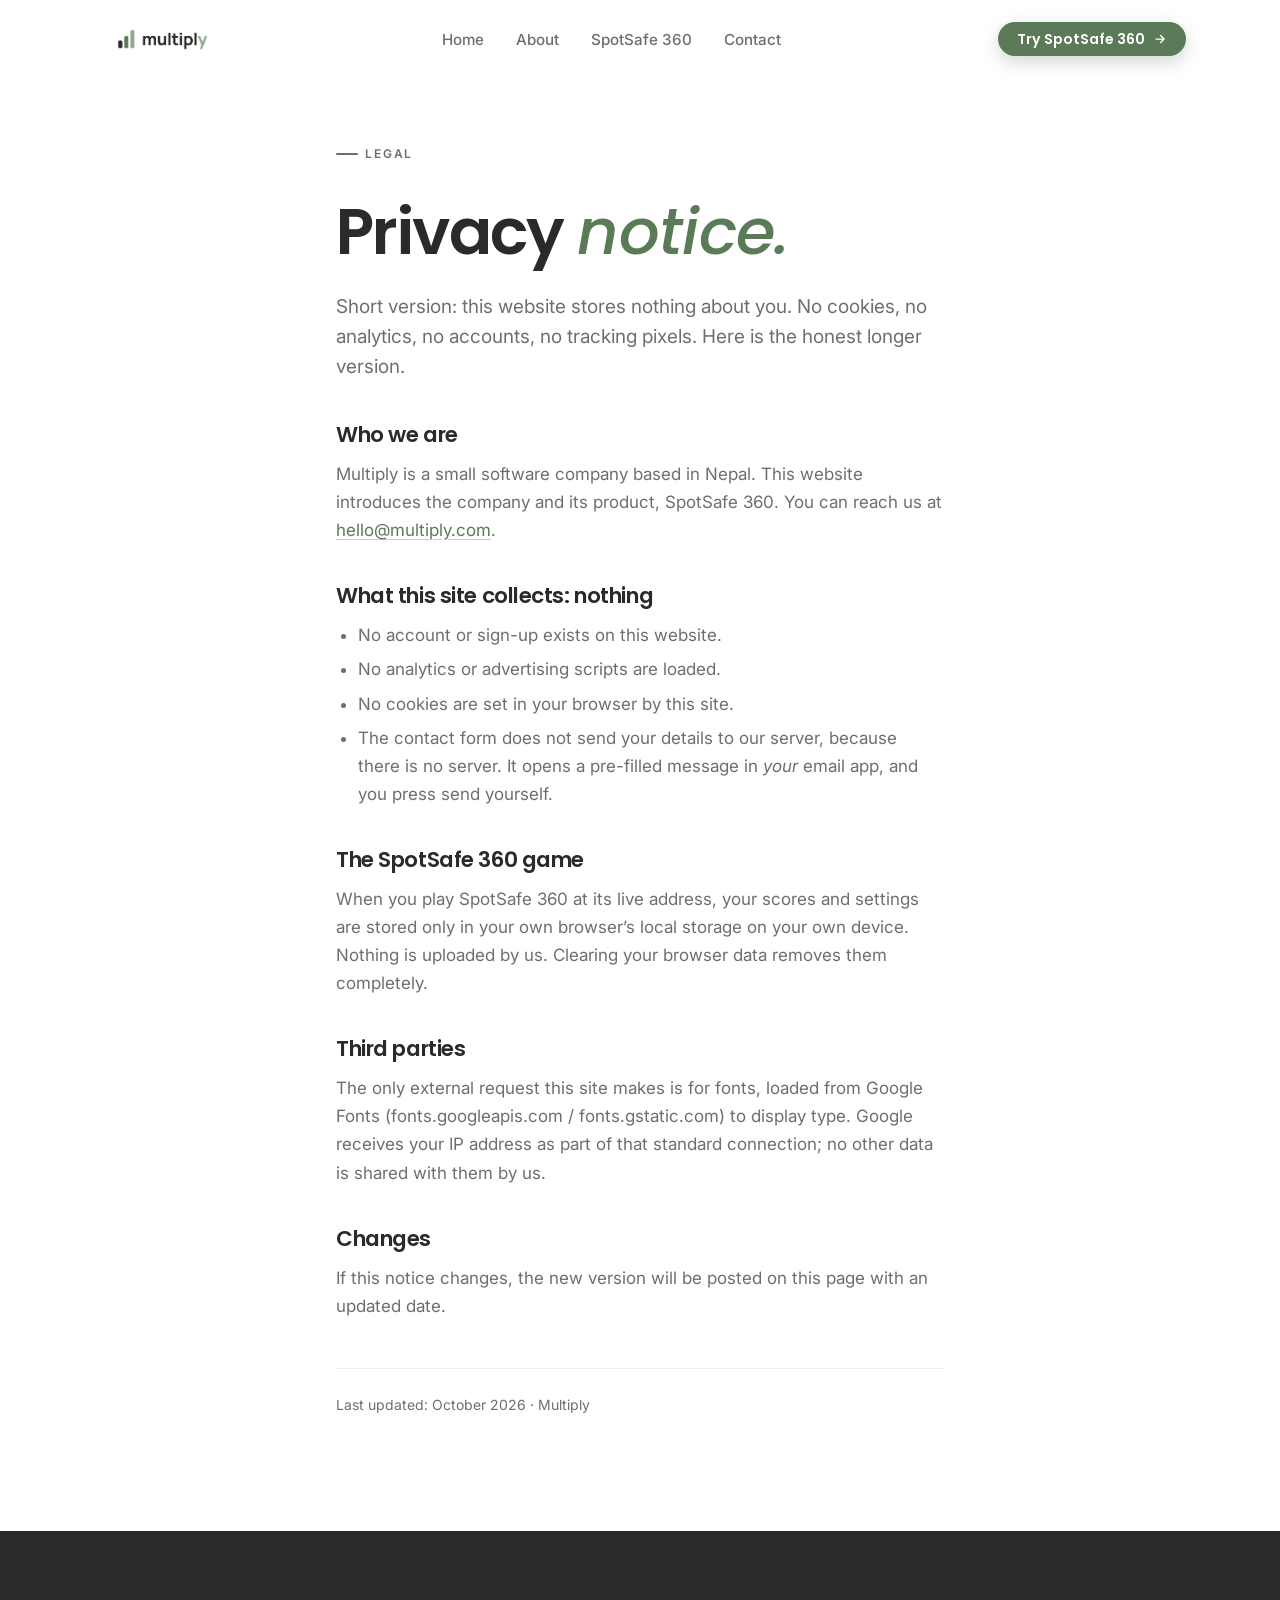
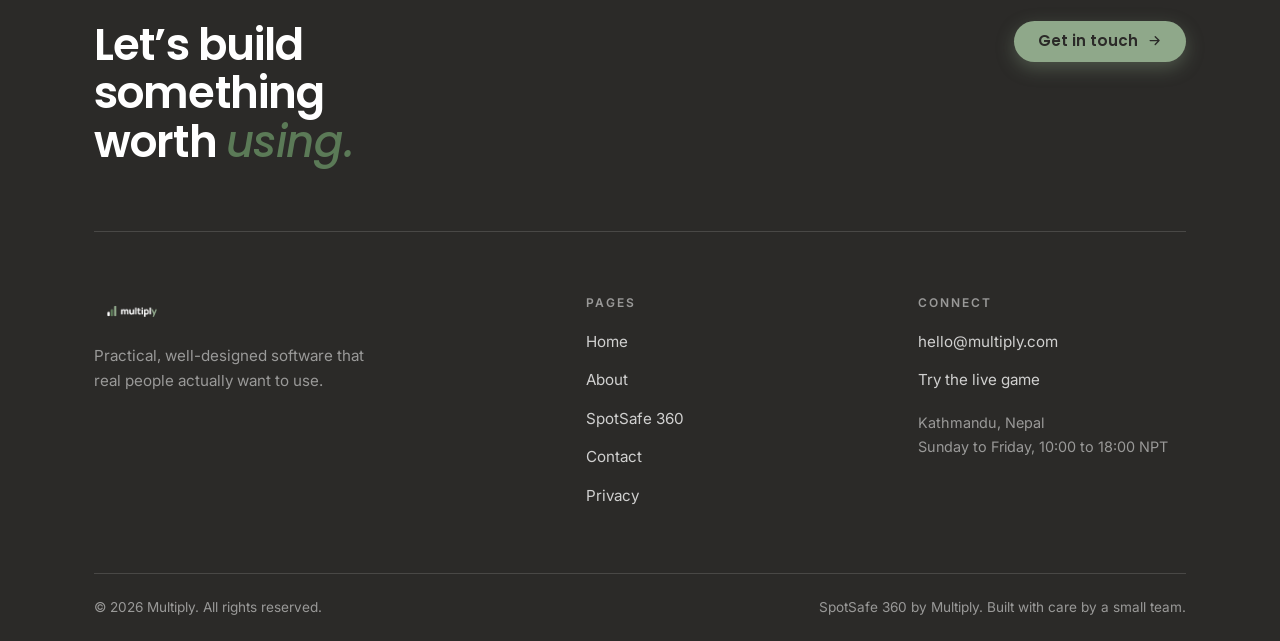
<file: privacy.html>
<!DOCTYPE html>
<html lang="en">
<head>
  <meta charset="utf-8">
  <meta name="viewport" content="width=device-width, initial-scale=1">
  <title>Privacy notice · Multiply</title>
  <meta name="description" content="How the Multiply website handles your information. Short version: this site stores nothing about you.">
  <meta name="theme-color" content="#F4F1E9">
  <meta name="robots" content="noindex">
  <link rel="icon" href="assets/icons/favicon-multiply-32.png" type="image/png" sizes="32x32">
  <link rel="apple-touch-icon" href="assets/icons/apple-touch-icon.png">
  <link rel="manifest" href="site.webmanifest">
  <link rel="preconnect" href="https://fonts.googleapis.com">
  <link rel="preconnect" href="https://fonts.gstatic.com" crossorigin>
  <link rel="stylesheet" href="https://fonts.googleapis.com/css2?family=Poppins:ital,wght@0,500;0,600;0,700;1,500&family=Inter:wght@400;500;600&display=swap">
  <link rel="stylesheet" href="assets/css/styles.css">
  <style>
    .prose { max-width: 46rem; }
    .prose h2 { font-size: 1.35rem; margin: 2.5rem 0 .8rem; }
    .prose p, .prose li { color: var(--ink-70); margin-bottom: .8rem; }
    .prose ul { padding-left: 1.4rem; list-style: disc; }
    .prose li { margin-bottom: .4rem; }
    .updated { font-size: var(--fs-small); color: var(--ink-50); margin-top: 3rem; padding-top: 1.5rem; border-top: 1px solid var(--line-soft); }
  </style>
</head>
<body>

  <a class="skip-link" href="#main">Skip to main content</a>

  <header class="site-head">
    <div class="wrap head-inner">
      <a class="brand" href="index.html" aria-label="Multiply home">
        <img src="assets/logos/Multiply_logo.png" alt="Multiply" width="619" height="258" fetchpriority="high">
      </a>
      <nav class="nav-inline" aria-label="Main">
        <ul class="nav-list">
          <li><a class="nav-link" href="index.html">Home</a></li>
          <li><a class="nav-link" href="about.html">About</a></li>
          <li><a class="nav-link" href="spotsafe360.html">SpotSafe&nbsp;360</a></li>
          <li><a class="nav-link" href="contact.html">Contact</a></li>
        </ul>
      </nav>
      <div class="head-cta">
        <a class="btn btn--primary" data-game-url href="#try">Try SpotSafe&nbsp;360
          <svg viewBox="0 0 24 24" fill="none" stroke="currentColor" stroke-width="2.2" stroke-linecap="round" stroke-linejoin="round" aria-hidden="true"><path d="M5 12h14M13 6l6 6-6 6"/></svg>
        </a>
        <button class="nav-toggle" aria-expanded="false" aria-controls="nav-drawer" aria-label="Open menu">
          <span class="nav-toggle-bars" aria-hidden="true"></span>
        </button>
      </div>
    </div>
  </header>

  <nav class="nav-drawer" id="nav-drawer" aria-label="Mobile">
    <ul class="nav-list">
      <li><a class="nav-link" href="index.html">Home</a></li>
      <li><a class="nav-link" href="about.html">About</a></li>
      <li><a class="nav-link" href="spotsafe360.html">SpotSafe&nbsp;360</a></li>
      <li><a class="nav-link" href="contact.html">Contact</a></li>
    </ul>
    <div class="drawer-cta">
      <a class="btn btn--primary" data-game-url href="#try">Try SpotSafe&nbsp;360
        <svg viewBox="0 0 24 24" fill="none" stroke="currentColor" stroke-width="2.2" stroke-linecap="round" stroke-linejoin="round" aria-hidden="true"><path d="M5 12h14M13 6l6 6-6 6"/></svg>
      </a>
    </div>
  </nav>

  <main id="main">
    <section class="section">
      <div class="wrap prose">
        <p class="eyebrow">Legal</p>
        <h1 class="h-display" style="margin:1.2rem 0 1.5rem">Privacy <span class="accent">notice.</span></h1>
        <p class="lead">Short version: this website stores nothing about you. No cookies, no analytics, no accounts, no tracking pixels. Here is the honest longer version.</p>

        <h2>Who we are</h2>
        <p>Multiply is a small software company based in Nepal. This website introduces the company and its product, SpotSafe&nbsp;360. You can reach us at <a data-email data-email-text href="mailto:hello@multiply.com">hello@multiply.com</a>.</p>

        <h2>What this site collects: nothing</h2>
        <ul>
          <li>No account or sign-up exists on this website.</li>
          <li>No analytics or advertising scripts are loaded.</li>
          <li>No cookies are set in your browser by this site.</li>
          <li>The contact form does not send your details to our server, because there is no server. It opens a pre-filled message in <em>your</em> email app, and you press send yourself.</li>
        </ul>

        <h2>The SpotSafe 360 game</h2>
        <p>When you play SpotSafe&nbsp;360 at its live address, your scores and settings are stored only in your own browser&rsquo;s local storage on your own device. Nothing is uploaded by us. Clearing your browser data removes them completely.</p>

        <h2>Third parties</h2>
        <p>The only external request this site makes is for fonts, loaded from Google Fonts (fonts.googleapis.com / fonts.gstatic.com) to display type. Google receives your IP address as part of that standard connection; no other data is shared with them by us.</p>

        <h2>Changes</h2>
        <p>If this notice changes, the new version will be posted on this page with an updated date.</p>

        <p class="updated">Last updated: October 2026 · Multiply</p>
      </div>
    </section>
  </main>

  <footer class="site-footer">
    <div class="wrap">
      <div class="footer-cta-row">
        <h2 class="h-2">Let&rsquo;s build something worth <span class="accent">using.</span></h2>
        <a class="btn btn--sage no-print" href="contact.html">Get in touch
          <svg viewBox="0 0 24 24" fill="none" stroke="currentColor" stroke-width="2.2" stroke-linecap="round" stroke-linejoin="round" aria-hidden="true"><path d="M5 12h14M13 6l6 6-6 6"/></svg>
        </a>
      </div>
      <div class="footer-grid">
        <div class="footer-brand">
          <img src="assets/logos/Multiply_logo_reversed.png" alt="Multiply" width="619" height="258" loading="lazy">
          <p class="footer-mission">Practical, well-designed software that real people actually want to use.</p>
          <div class="social-row" data-socials aria-label="Multiply on social media"></div>
        </div>
        <nav class="footer-col" aria-label="Pages">
          <h4>Pages</h4>
          <ul>
            <li><a href="index.html">Home</a></li>
            <li><a href="about.html">About</a></li>
            <li><a href="spotsafe360.html">SpotSafe&nbsp;360</a></li>
            <li><a href="contact.html">Contact</a></li>
            <li><a href="privacy.html">Privacy</a></li>
          </ul>
        </nav>
        <div class="footer-col">
          <h4>Connect</h4>
          <ul>
            <li><a data-email data-email-text href="mailto:hello@multiply.com">hello@multiply.com</a></li>
            <li><a data-game-url href="#try" target="_blank" rel="noopener">Try the live game</a></li>
          </ul>
          <p class="footer-note" style="margin-top:1.1rem">Kathmandu, Nepal<br>Sunday to Friday, 10:00 to 18:00&nbsp;NPT</p>
        </div>
      </div>
      <div class="footer-bottom">
        <span>&copy; <span data-year>2026</span> Multiply. All rights reserved.</span>
        <span translate="no">SpotSafe&nbsp;360 by Multiply. Built with care by a small team.</span>
      </div>
    </div>
  </footer>

  <div class="mobile-cta">
    <a class="btn btn--primary" data-game-url href="#try">Try SpotSafe&nbsp;360</a>
  </div>

  <script src="assets/js/main.js" defer></script>
</body>
</html>
</file>
<file: assets/css/styles.css>
/* Multiply / SpotSafe 360 site styles
   tokens: colours and rules come from the branding doc */

:root {
  --charcoal: #2B2A28;
  --sage: #8FA88A;
  --deep-sage: #5B7A57;
  --sand: #F4F1E9;
  --white: #FFFFFF;

  --ink-90: rgba(43, 42, 40, .9);
  --ink-70: rgba(43, 42, 40, .68);
  --ink-50: rgba(43, 42, 40, .48);
  --line: rgba(43, 42, 40, .13);
  --line-soft: rgba(43, 42, 40, .08);

  --on-dark: rgba(255, 255, 255, .78);
  --on-dark-soft: rgba(255, 255, 255, .52);
  --line-dark: rgba(255, 255, 255, .14);

  /* spotsafe colours, product previews only */
  --ss-navy: #10243E;
  --ss-ink: #0B1622;
  --ss-yellow: #FFD100;
  --ss-shield: #1666D6;
  --ss-deep: #1F4E96;
  --ss-line: rgba(255, 255, 255, .12);

  --font-head: "Poppins", system-ui, Arial, sans-serif;
  --font-body: "Inter", system-ui, Arial, sans-serif;

  --fs-eyebrow: .75rem;
  --fs-small: .875rem;
  --fs-body: 1.0625rem;
  --fs-lead: 1.1875rem;
  --fs-h3: clamp(1.2rem, .5vw + 1.05rem, 1.4rem);
  --fs-h2: clamp(1.9rem, 3.4vw, 3.125rem);
  --fs-h1: clamp(2.3rem, 5vw, 4.25rem);
  --fs-figure: clamp(2.4rem, 3.6vw, 3.25rem);
  --fs-quote: clamp(1.5rem, 2.6vw, 2.25rem);

  --sp-1: .5rem; --sp-2: 1rem; --sp-3: 1.5rem; --sp-4: 2rem;
  --sp-5: 3rem; --sp-6: 4rem;

  --section-y: clamp(4.25rem, 8vw, 7.5rem);
  --gutter: clamp(1.25rem, 5vw, 4.5rem);
  --maxw: 1220px;

  --r-sm: 10px; --r-md: 14px; --r-lg: 20px; --r-pill: 999px;

  --shadow-sm: 0 1px 2px rgba(43, 42, 40, .06), 0 3px 10px rgba(43, 42, 40, .05);
  --shadow-md: 0 6px 16px rgba(43, 42, 40, .08), 0 18px 40px rgba(43, 42, 40, .09);
  --shadow-lg: 0 12px 28px rgba(43, 42, 40, .12), 0 36px 72px rgba(43, 42, 40, .13);

  --ease-out: cubic-bezier(.22, 1, .36, 1);
  --dur-1: .18s; --dur-2: .4s;

  --header-h: 78px;
}

/* base */
*, *::before, *::after { box-sizing: border-box; margin: 0; padding: 0; }

html { scroll-behavior: smooth; -webkit-text-size-adjust: 100%; overflow-x: clip; }

body {
  font-family: var(--font-body);
  font-size: var(--fs-body);
  line-height: 1.65;
  color: var(--ink-90);
  background: var(--white);
  -webkit-font-smoothing: antialiased;
  text-rendering: optimizeLegibility;
  overflow-x: hidden;
}

img, svg, video { display: block; max-width: 100%; height: auto; }
button, input, textarea, select { font: inherit; color: inherit; }
a { color: var(--deep-sage); text-decoration-color: rgba(91, 122, 87, .35); text-underline-offset: 3px; }
a:hover { text-decoration-color: currentColor; }
::selection { background: var(--sage); color: var(--charcoal); }

/* keep the focus ring visible, always */
:focus { outline: none; }
:focus-visible {
  outline: 2px solid var(--deep-sage);
  outline-offset: 3px;
  border-radius: 4px;
}
.dark :focus-visible, .site-footer :focus-visible { outline-color: var(--sage); }

.skip-link {
  position: fixed; top: -100px; left: var(--sp-3); z-index: 200;
  background: var(--charcoal); color: var(--white);
  padding: .65rem 1.1rem; border-radius: var(--r-sm);
  font-weight: 600; font-size: var(--fs-small); text-decoration: none;
  transition: top var(--dur-1) var(--ease-out);
}
.skip-link:focus-visible { top: var(--sp-3); color: var(--white); }

main { scroll-margin-top: var(--header-h); }
section { scroll-margin-top: calc(var(--header-h) + 1rem); }

/* type */
h1, h2, h3, h4 {
  font-family: var(--font-head);
  font-weight: 600;
  line-height: 1.12;
  letter-spacing: -.02em;
  color: var(--charcoal);
  text-wrap: balance;
}
.h-display { font-size: var(--fs-h1); font-weight: 600; letter-spacing: -.025em; }
.h-2 { font-size: var(--fs-h2); }
.h-3 { font-size: var(--fs-h3); line-height: 1.3; }

/* one italic sage word per headline, per the design */
.accent { font-style: italic; color: var(--deep-sage); font-weight: 500; letter-spacing: -.01em; }
.dark .accent { color: var(--sage); }

.eyebrow {
  display: inline-flex; align-items: center; gap: .6em;
  font-size: var(--fs-eyebrow); font-weight: 600;
  letter-spacing: .16em; text-transform: uppercase;
  color: var(--deep-sage);
}
.eyebrow::before { content: ""; width: 1.8em; height: 2px; background: currentColor; border-radius: 2px; }
.dark .eyebrow { color: var(--sage); }

.lead { font-size: var(--fs-lead); line-height: 1.6; color: var(--ink-70); max-width: 56ch; }
.body-copy { color: var(--ink-70); max-width: 60ch; }
.body-copy + .body-copy { margin-top: 1em; }

.stat-num { font-family: var(--font-head); font-size: var(--fs-figure); font-weight: 600; letter-spacing: -.02em; font-variant-numeric: tabular-nums; }

/* layout helpers */
.wrap { max-width: var(--maxw); margin-inline: auto; padding-inline: var(--gutter); }
.section { padding-block: var(--section-y); }
main > .section:first-of-type { padding-top: clamp(2.25rem, 4.5vw, 3.5rem); }
.section--sand { background: var(--sand); }
.dark { background: var(--charcoal); color: var(--on-dark); }
.dark h1, .dark h2, .dark h3, .dark h4 { color: var(--white); }

.section-head { max-width: 44rem; margin-bottom: clamp(2.5rem, 5vw, 4rem); }
.section-head .eyebrow { margin-bottom: 1rem; }
.section-head .h-2 { margin-bottom: 1rem; }

.grid-2 { display: grid; grid-template-columns: 1fr 1fr; gap: clamp(2rem, 4vw, 4rem); align-items: start; }

/* buttons */
.btn {
  display: inline-flex; align-items: center; justify-content: center; gap: .55em;
  padding: .85em 1.6em; border: 0; border-radius: var(--r-pill);
  font-family: var(--font-head); font-weight: 600; font-size: .95rem;
  line-height: 1; text-decoration: none; cursor: pointer;
  transition: transform var(--dur-1) var(--ease-out), box-shadow var(--dur-1) var(--ease-out), background-color var(--dur-1) var(--ease-out);
  -webkit-tap-highlight-color: transparent;
  touch-action: manipulation;
}
.btn svg { width: 1em; height: 1em; transition: transform var(--dur-1) var(--ease-out); }
.btn:hover svg { transform: translateX(3px); }
.btn:active { transform: translateY(1px) scale(.99); }

.btn--primary { background: var(--deep-sage); color: var(--white); box-shadow: 0 6px 18px rgba(91, 122, 87, .28); }
.btn--primary:hover { background: #527050; box-shadow: 0 10px 24px rgba(91, 122, 87, .34); transform: translateY(-1px); }

.btn--sage { background: var(--sage); color: var(--charcoal); box-shadow: 0 6px 18px rgba(143, 168, 138, .35); }
.btn--sage:hover { background: #9bb496; transform: translateY(-1px); }

.link-arrow {
  display: inline-flex; align-items: center; gap: .45em;
  font-weight: 600; font-size: .95rem; color: var(--charcoal); text-decoration: none;
  border-bottom: 1.5px solid var(--line); padding-bottom: .2em;
  transition: border-color var(--dur-1) var(--ease-out), color var(--dur-1) var(--ease-out);
}
.link-arrow svg { width: 1em; height: 1em; transition: transform var(--dur-1) var(--ease-out); }
.link-arrow:hover { border-color: var(--charcoal); }
.link-arrow:hover svg { transform: translateX(4px); }
.dark .link-arrow { color: var(--white); border-color: var(--line-dark); }
.dark .link-arrow:hover { border-color: var(--white); }

/* header */
.site-head {
  position: sticky; top: 0; z-index: 100;
  background: rgba(255, 255, 255, .95);
  border-bottom: 1px solid transparent;
  transition: border-color var(--dur-2) var(--ease-out), box-shadow var(--dur-2) var(--ease-out);
}
.site-head.is-scrolled { border-bottom-color: var(--line-soft); box-shadow: 0 8px 30px rgba(43,42,40,.04); }
.head-inner { height: var(--header-h); display: flex; align-items: center; justify-content: space-between; gap: var(--sp-3); }
.brand { display: inline-flex; align-items: center; gap: .7rem; text-decoration: none; flex-shrink: 0; }
.brand img { width: 130px; height: auto; }

.nav-list { display: flex; align-items: center; gap: clamp(1.25rem, 2.5vw, 2.5rem); list-style: none; }
.nav-link {
  position: relative; font-size: .95rem; font-weight: 500; color: var(--ink-70);
  text-decoration: none; padding: .35rem 0;
  transition: color var(--dur-1) var(--ease-out);
}
.nav-link:hover { color: var(--charcoal); }
.nav-link::after {
  content: ""; position: absolute; left: 0; right: 100%; bottom: 0;
  height: 2px; background: var(--deep-sage); border-radius: 2px;
  transition: right var(--dur-2) var(--ease-out);
}
.nav-link:hover::after, .nav-link[aria-current="page"]::after { right: 0; }
.nav-link[aria-current="page"] { color: var(--charcoal); font-weight: 600; }

.head-cta { display: flex; align-items: center; gap: .8rem; }
.head-cta .btn { padding: .72em 1.35em; font-size: .88rem; }

.nav-toggle {
  display: none;
  width: 44px; height: 44px; border: 0; border-radius: var(--r-sm);
  background: transparent; cursor: pointer;
  align-items: center; justify-content: center;
}
.nav-toggle-bars { position: relative; width: 22px; height: 2px; background: var(--charcoal); border-radius: 2px; transition: background var(--dur-1); }
.nav-toggle-bars::before, .nav-toggle-bars::after {
  content: ""; position: absolute; left: 0; width: 22px; height: 2px;
  background: var(--charcoal); border-radius: 2px;
  transition: transform var(--dur-2) var(--ease-out), top var(--dur-2) var(--ease-out);
}
.nav-toggle-bars::before { top: -7px; }
.nav-toggle-bars::after { top: 7px; }
.nav-toggle[aria-expanded="true"] .nav-toggle-bars { background: transparent; }
.nav-toggle[aria-expanded="true"] .nav-toggle-bars::before { top: 0; transform: rotate(45deg); }
.nav-toggle[aria-expanded="true"] .nav-toggle-bars::after { top: 0; transform: rotate(-45deg); }

.nav-drawer {
  position: fixed; inset: var(--header-h) 0 auto 0; z-index: 99;
  background: var(--white); border-bottom: 1px solid var(--line);
  box-shadow: var(--shadow-md);
  padding: var(--sp-3) var(--gutter) var(--sp-5);
  transform: translateY(-110%);
  visibility: hidden;
  transition: transform var(--dur-2) var(--ease-out), visibility 0s var(--dur-2);
  overscroll-behavior: contain;
}
.nav-drawer.is-open { transform: translateY(0); visibility: visible; transition: transform var(--dur-2) var(--ease-out); }
.nav-drawer .nav-list { flex-direction: column; align-items: stretch; gap: 0; }
.nav-drawer .nav-list li { border-bottom: 1px solid var(--line-soft); }
.nav-drawer .nav-link { display: block; padding: 1rem .25rem; font-size: 1.05rem; }
.drawer-cta { margin-top: var(--sp-3); }
.drawer-cta .btn { width: 100%; padding-block: 1.05em; }

/* phone only: one-tap try bar pinned to the bottom */
.mobile-cta {
  position: fixed; left: 0; right: 0; bottom: 0; z-index: 98;
  display: none;
  padding: .7rem var(--gutter) calc(.7rem + env(safe-area-inset-bottom, 0px));
  background: var(--sand);
  border-top: 1px solid var(--line-soft);
  transform: translateY(110%);
  transition: transform var(--dur-2) var(--ease-out);
}
.mobile-cta.is-visible { transform: translateY(0); }
.mobile-cta .btn { width: 100%; padding-block: 1em; }

/* footer */
.site-footer { background: var(--charcoal); color: var(--on-dark); padding-top: clamp(4rem, 7vw, 6.5rem); }
.footer-cta-row {
  display: flex; align-items: flex-start; justify-content: space-between; gap: var(--sp-4);
  padding-bottom: clamp(3rem, 5vw, 4.5rem);
  border-bottom: 1px solid var(--line-dark);
}
.footer-cta-row .h-2 { color: var(--white); max-width: 15ch; }
.footer-grid {
  display: grid; grid-template-columns: 1.6fr 1fr 1fr; gap: clamp(2rem, 5vw, 6rem);
  padding-block: clamp(3rem, 5vw, 4.5rem);
}
.footer-brand img { height: 30px; width: auto; margin-bottom: 1.1rem; }
.footer-mission { color: var(--on-dark-soft); font-size: .95rem; max-width: 30ch; }
.footer-col h4 {
  font-family: var(--font-body); font-size: var(--fs-eyebrow); font-weight: 600;
  letter-spacing: .16em; text-transform: uppercase; color: var(--on-dark-soft);
  margin-bottom: 1.1rem;
}
.footer-col ul { list-style: none; display: grid; gap: .65rem; }
.footer-col a { color: var(--on-dark); text-decoration: none; font-size: .95rem; transition: color var(--dur-1); }
.footer-col a:hover { color: var(--white); text-decoration: underline; text-underline-offset: 3px; }
.footer-note { color: var(--on-dark-soft); font-size: .9rem; line-height: 1.7; }
.footer-note a { color: var(--on-dark); }
.footer-bottom {
  display: flex; align-items: center; justify-content: space-between; gap: var(--sp-3); flex-wrap: wrap;
  padding-block: 1.4rem; border-top: 1px solid var(--line-dark);
  font-size: .85rem; color: var(--on-dark-soft);
}
.social-row { display: flex; gap: .6rem; margin-top: 1.2rem; }
.social-row a {
  display: inline-flex; align-items: center; justify-content: center;
  width: 38px; height: 38px; border-radius: var(--r-sm);
  border: 1px solid var(--line-dark); color: var(--on-dark);
  transition: color var(--dur-1), border-color var(--dur-1), transform var(--dur-1) var(--ease-out);
}
.social-row a:hover { color: var(--white); border-color: var(--on-dark); transform: translateY(-2px); }
.social-row svg { width: 17px; height: 17px; }

/* shared bits */
.media-card { position: relative; border-radius: var(--r-lg); overflow: hidden; box-shadow: var(--shadow-md); background: var(--sand); }
.media-card img { width: 100%; height: 100%; object-fit: cover; transition: transform 1.2s var(--ease-out); }
.media-card:hover img { transform: scale(1.03); }
.media-caption { font-size: var(--fs-small); color: var(--ink-50); margin-top: .9rem; max-width: 46ch; }
.dark .media-caption { color: var(--on-dark-soft); }

.media-chip {
  position: absolute; left: 1rem; bottom: 1rem;
  display: inline-flex; align-items: center; gap: .5em;
  background: rgba(255, 255, 255, .95); color: var(--charcoal);
  border-radius: var(--r-pill); padding: .55em 1em;
  font-size: .78rem; font-weight: 600; letter-spacing: .02em;
  box-shadow: var(--shadow-sm);
}
.media-chip::before { content: ""; width: 7px; height: 7px; border-radius: 50%; background: var(--deep-sage); }

.marquee { background: var(--sage); color: var(--charcoal); overflow: hidden; padding-block: .85rem; }
.marquee:hover .marquee-track { animation-play-state: paused; }
.marquee-track { display: flex; width: max-content; gap: 3rem; animation: marquee 26s linear infinite; }
.marquee-track span {
  font-family: var(--font-head); font-weight: 600; font-size: .85rem;
  letter-spacing: .18em; text-transform: uppercase; white-space: nowrap;
  display: inline-flex; align-items: center; gap: 3rem;
}
.marquee-track span::after { content: "·"; font-size: 1.2em; opacity: .55; }
@keyframes marquee { to { transform: translateX(calc(-50% - 1.5rem)); } }

.stats-band { border-block: 1px solid var(--line-soft); }
.stats-grid { display: grid; grid-template-columns: repeat(3, 1fr); }
.stat-cell { padding: clamp(1.75rem, 3.5vw, 3rem) clamp(1rem, 3vw, 2.5rem); }
.stat-cell + .stat-cell { border-left: 1px solid var(--line-soft); }
.stat-cell .stat-num { display: block; color: var(--charcoal); }
.stat-cell .stat-num .accent { color: var(--deep-sage); }
.stat-label { margin-top: .5rem; font-size: var(--fs-small); color: var(--ink-50); max-width: 24ch; }
.stats-grid--4 { grid-template-columns: repeat(4, 1fr); }

.n-rows { list-style: none; }
.n-row {
  display: grid; grid-template-columns: auto 1fr; gap: clamp(1.25rem, 3vw, 3rem);
  padding-block: clamp(1.75rem, 3vw, 2.6rem);
  border-top: 1px solid var(--line);
  align-items: baseline;
}
.dark .n-row { border-top-color: var(--line-dark); }
.n-num {
  font-family: var(--font-head); font-size: .95rem; font-weight: 600;
  color: var(--deep-sage); font-variant-numeric: tabular-nums; letter-spacing: .04em;
}
.dark .n-num { color: var(--sage); }
.n-row h3 { margin-bottom: .5rem; }
.n-row p { color: var(--ink-70); max-width: 52ch; }
.dark .n-row p { color: var(--on-dark); }

.cards-4 { display: grid; grid-template-columns: repeat(4, 1fr); gap: clamp(1rem, 2vw, 1.5rem); }
.card {
  background: var(--white); border: 1px solid var(--line-soft); border-radius: var(--r-md);
  padding: 1.6rem 1.4rem 1.5rem;
  transition: transform var(--dur-2) var(--ease-out), box-shadow var(--dur-2) var(--ease-out), border-color var(--dur-2);
}
.card:hover { transform: translateY(-4px); box-shadow: var(--shadow-md); border-color: var(--line); }
.card-icon {
  width: 42px; height: 42px; border-radius: 12px; margin-bottom: 1.1rem;
  background: var(--sand); color: var(--deep-sage);
  display: flex; align-items: center; justify-content: center;
}
.card-icon svg { width: 20px; height: 20px; }
.card h3 { font-size: 1.05rem; margin-bottom: .45rem; }
.card p { font-size: .92rem; color: var(--ink-70); line-height: 1.6; }

.tick-list { list-style: none; display: grid; gap: 1rem; }
.tick-list li { display: grid; grid-template-columns: auto 1fr; gap: .9rem; align-items: start; color: var(--on-dark); font-size: .98rem; }
.tick-list .tick {
  width: 20px; height: 20px; margin-top: .15em; border-radius: 6px;
  background: rgba(143, 168, 138, .18); color: var(--sage);
  display: flex; align-items: center; justify-content: center; flex-shrink: 0;
}
.tick-list .tick svg { width: 11px; height: 11px; }

.role-list { list-style: none; }
.role-list li { padding: .85rem 0; border-bottom: 1px solid var(--line-dark); color: var(--on-dark); font-size: .98rem; display: flex; gap: .7rem; align-items: baseline; }
.role-list li::before { content: "→"; color: var(--sage); font-size: .9em; }
.role-list li:last-child { border-bottom: 0; }

.cols-3 { display: grid; grid-template-columns: repeat(3, 1fr); gap: clamp(1.5rem, 3vw, 3.5rem); }
.col-item h3 { font-size: 1.15rem; margin-bottom: .6rem; }
.col-item p { color: var(--ink-70); font-size: .97rem; }
.col-icon { color: var(--deep-sage); width: 26px; height: 26px; margin-bottom: 1rem; }

/* home */
.hero { padding-block: clamp(2rem, 4.5vw, 3.5rem) clamp(2.75rem, 5.5vw, 4.5rem); overflow: hidden; }
.hero-grid { display: grid; grid-template-columns: 1.05fr .95fr; gap: clamp(2.5rem, 5vw, 5rem); align-items: center; }
.hero h1 { margin-bottom: 1.3rem; }
.hero .lead { margin-bottom: 2rem; }
.hero-actions { display: flex; align-items: center; gap: 1.6rem; flex-wrap: wrap; }
.hero-note { margin-top: 2.2rem; font-size: var(--fs-small); color: var(--ink-50); display: flex; align-items: center; gap: .6em; }
.hero-note svg { width: 15px; height: 15px; color: var(--deep-sage); flex-shrink: 0; }

/* slight 3d tilt on the hero mock, js decides */
.tilt { transform-style: preserve-3d; will-change: transform; }
.tilt-wrap { perspective: 1100px; }

.split-head { display: flex; align-items: flex-end; justify-content: space-between; gap: 2rem; margin-bottom: clamp(2rem, 4vw, 3.5rem); }
.split-head .h-2 { max-width: 16ch; }


.quote-panel { text-align: left; max-width: 56rem; }
.quote-mark { font-family: Georgia, serif; font-size: 4.5rem; line-height: 1; color: var(--sage); display: block; margin-bottom: .5rem; }
.quote-text {
  font-family: var(--font-head); font-size: var(--fs-quote); font-weight: 500;
  line-height: 1.35; letter-spacing: -.015em; color: var(--charcoal);
  margin-bottom: 1.6rem; text-wrap: balance;
}
.quote-attr { font-size: var(--fs-small); color: var(--ink-50); letter-spacing: .1em; text-transform: uppercase; font-weight: 600; }

/* about */
.about-hero { padding-block: clamp(2rem, 4.5vw, 3.25rem) clamp(2.25rem, 4vw, 3.25rem); max-width: 62rem; }
.story-grid { display: grid; grid-template-columns: 1fr 1fr; gap: clamp(2rem, 5vw, 5rem); }
.story-block h3 { margin-bottom: 1rem; }
.story-block .eyebrow { margin-bottom: 1rem; }

.timeline { display: grid; grid-template-columns: repeat(4, 1fr); gap: clamp(1.5rem, 3vw, 3rem); position: relative; }
.timeline::before { content: ""; position: absolute; top: 11px; left: 0; right: 0; height: 1.5px; background: var(--line); }
.timeline-item { position: relative; padding-top: 2.2rem; }
.timeline-dot {
  position: absolute; top: 5px; left: 0; width: 13px; height: 13px; border-radius: 50%;
  background: var(--sand); border: 2.5px solid var(--deep-sage);
}
.timeline-date { font-size: var(--fs-small); font-weight: 600; color: var(--deep-sage); letter-spacing: .06em; text-transform: uppercase; margin-bottom: .4rem; }
.timeline-item h3 { font-size: 1.05rem; margin-bottom: .4rem; }
.timeline-item p { font-size: .92rem; color: var(--ink-70); }

.team-grid { display: grid; grid-template-columns: repeat(4, 1fr); gap: clamp(1.25rem, 2.5vw, 2rem); }
.team-card { border-radius: var(--r-md); overflow: hidden; background: rgba(255,255,255,.04); border: 1px solid var(--line-dark); transition: transform var(--dur-2) var(--ease-out), border-color var(--dur-2); }
.team-card:hover { transform: translateY(-5px); border-color: rgba(255,255,255,.3); }
.team-photo { aspect-ratio: 4/5; overflow: hidden; position: relative; }
.team-photo img { width: 100%; height: 100%; object-fit: cover; transition: transform 1s var(--ease-out), filter .6s var(--ease-out); filter: saturate(.88); }
.team-card:hover .team-photo img { transform: scale(1.04); filter: saturate(1); }
.team-photo::after { content: ""; position: absolute; inset: 0 0 auto 0; height: 4px; background: var(--photo-accent, var(--sage)); }
.team-info { padding: 1.15rem 1.15rem 1.3rem; }
.team-name { color: var(--white); font-family: var(--font-head); font-weight: 600; font-size: 1.05rem; }
.team-role { color: var(--sage); font-size: .82rem; font-weight: 600; letter-spacing: .04em; margin: .25rem 0 .7rem; text-transform: uppercase; }
.team-socials { display: flex; gap: .55rem; margin-top: .95rem; }
.team-soc { width: 34px; height: 34px; border-radius: 50%; display: inline-flex; align-items: center; justify-content: center; border: 1px solid var(--line-dark); color: var(--on-dark-soft); transition: color var(--dur-1) var(--ease-out), border-color var(--dur-1) var(--ease-out), transform var(--dur-1) var(--ease-out); }
.team-soc:hover { color: var(--white); border-color: var(--sage); transform: translateY(-2px); }
.team-soc svg { width: 15px; height: 15px; fill: currentColor; }

.mission-grid { display: grid; grid-template-columns: 1fr 1fr; gap: clamp(2rem, 4vw, 4rem); }
.mission-block .eyebrow { margin-bottom: 1rem; }
.mission-block p { font-family: var(--font-head); font-size: var(--fs-lead); line-height: 1.5; color: var(--charcoal); font-weight: 500; text-wrap: balance; }

/* product page */
.product-hero { padding-block: clamp(2rem, 4.5vw, 3.5rem) clamp(2.5rem, 4.5vw, 4rem); }
.fact-band { background: var(--sand); border-block: 1px solid var(--line-soft); }
.fact-band .stat-cell .stat-num { color: var(--deep-sage); }
.feature-split { display: grid; grid-template-columns: 1.15fr .85fr; gap: clamp(2.5rem, 5vw, 5rem); align-items: start; }
.feature-split .h-3 { margin-bottom: 1.4rem; }
.roles-panel h3 { margin-bottom: .5rem; }
.sticky-side { position: sticky; top: calc(var(--header-h) + 2rem); }

/* contact */
.contact-grid { display: grid; grid-template-columns: .9fr 1.1fr; gap: clamp(2.5rem, 5vw, 5rem); align-items: start; }
.contact-cards { display: grid; gap: 1rem; }
.contact-card {
  display: grid; grid-template-columns: auto 1fr; gap: 1.1rem; align-items: start;
  background: var(--sand); border-radius: var(--r-md); padding: 1.4rem 1.5rem;
  text-decoration: none; color: inherit;
  transition: box-shadow var(--dur-2) var(--ease-out), transform var(--dur-2) var(--ease-out);
}
a.contact-card:hover { box-shadow: var(--shadow-md); transform: translateY(-2px); }
.contact-card-icon {
  width: 44px; height: 44px; border-radius: 12px; background: var(--white);
  display: flex; align-items: center; justify-content: center; color: var(--deep-sage);
  box-shadow: var(--shadow-sm);
}
.contact-card-icon svg { width: 20px; height: 20px; }
.contact-card .card-heading { display: block; font-family: var(--font-head); font-weight: 600; font-size: 1.05rem; color: var(--charcoal); margin-bottom: .2rem; }
.contact-card .card-value { color: var(--deep-sage); font-weight: 600; font-size: .98rem; word-break: break-word; }
.contact-card .card-note { display: block; color: var(--ink-50); font-size: var(--fs-small); margin-top: .3rem; }

.form-panel { background: var(--white); border: 1px solid var(--line-soft); border-radius: var(--r-lg); box-shadow: var(--shadow-md); padding: clamp(1.75rem, 4vw, 3rem); }
.form-grid { display: grid; grid-template-columns: 1fr 1fr; gap: 1.25rem; }
.form-field { display: grid; gap: .45rem; }
.form-field--full { grid-column: 1 / -1; }
.form-field label { font-weight: 600; font-size: .92rem; color: var(--charcoal); }
.form-field label .req { color: var(--deep-sage); }
.form-field input, .form-field textarea {
  padding: .85em 1em; border: 1.5px solid var(--line); border-radius: var(--r-sm);
  background: var(--white); transition: border-color var(--dur-1), box-shadow var(--dur-1);
  width: 100%;
}
.form-field input::placeholder, .form-field textarea::placeholder { color: var(--ink-50); }
.form-field input:hover, .form-field textarea:hover { border-color: rgba(43,42,40,.28); }
.form-field input:focus-visible, .form-field textarea:focus-visible {
  outline: none; border-color: var(--deep-sage);
  box-shadow: 0 0 0 3px rgba(91, 122, 87, .18);
}
.form-field textarea { min-height: 150px; resize: vertical; }
.field-error { font-size: .82rem; color: #A33C2E; display: none; }
.form-field.has-error input, .form-field.has-error textarea { border-color: #A33C2E; }
.form-field.has-error .field-error { display: block; }
.form-foot { margin-top: 1.5rem; display: grid; gap: 1rem; justify-items: start; }
.form-foot .btn { min-width: 190px; }
.form-status { font-size: var(--fs-small); color: var(--ink-70); }
.form-status strong { color: var(--deep-sage); }
.form-privacy { font-size: .82rem; color: var(--ink-50); }

/* mock screens: spotsafe palette lives here only */
.ss-screen {
  background: linear-gradient(160deg, var(--ss-navy), var(--ss-ink) 70%);
  border: 1px solid var(--ss-line); border-radius: var(--r-lg);
  color: #EAF1F8; box-shadow: var(--shadow-lg);
  overflow: hidden; position: relative;
  font-family: var(--font-body);
}
.ss-topbar {
  display: flex; align-items: center; justify-content: space-between;
  padding: .9rem 1.15rem; border-bottom: 1px solid var(--ss-line);
}
.ss-brand { display: inline-flex; align-items: center; gap: .55rem; font-family: var(--font-head); font-weight: 600; font-size: .88rem; color: #fff; }
.ss-brand svg, .ss-brand img { width: 20px; height: auto; }
.ss-tag { font-size: .68rem; letter-spacing: .14em; text-transform: uppercase; color: rgba(234,241,248,.5); }
.ss-body { padding: clamp(1.25rem, 2.5vw, 2rem); }

.ss-headline { font-family: var(--font-head); font-weight: 700; font-size: clamp(1.5rem, 3vw, 2.1rem); line-height: 1.15; letter-spacing: -.02em; color: #fff; }
.ss-headline em { color: var(--ss-yellow); font-style: normal; }
.ss-sub { color: rgba(234,241,248,.66); font-size: .88rem; margin-top: .45rem; }
.ss-label { font-size: .68rem; letter-spacing: .14em; text-transform: uppercase; color: rgba(234,241,248,.5); margin: 1.4rem 0 .6rem; font-weight: 600; }
.ss-avatars { display: flex; gap: .55rem; flex-wrap: wrap; }
.ss-avatar {
  display: inline-flex; flex-direction: column; align-items: center; gap: .4rem;
  background: rgba(255,255,255,.05); border: 1.5px solid var(--ss-line);
  border-radius: 12px; padding: .7rem .85rem .55rem; font-size: .7rem; color: rgba(234,241,248,.75);
  min-width: 86px; text-align: center;
  transition: border-color var(--dur-1), transform var(--dur-1) var(--ease-out);
}
.ss-avatar:hover { border-color: rgba(255,209,0,.5); }
.ss-avatar.is-active { border-color: var(--ss-yellow); background: rgba(255,209,0,.08); color: #fff; }
.ss-avatar .face { width: 30px; height: 30px; border-radius: 50%; background: linear-gradient(145deg, var(--ss-shield), var(--ss-deep)); }
.ss-avatar:nth-child(2) .face { background: linear-gradient(145deg, #8FA88A, #5B7A57); }
.ss-avatar:nth-child(3) .face { background: linear-gradient(145deg, #C98F4A, #8F5B2B); }
.ss-avatar:nth-child(4) .face { background: linear-gradient(145deg, #7A6FD6, #4A3F96); }
.ss-modes { display: grid; grid-template-columns: repeat(2, 1fr); gap: .6rem; }
.ss-mode { background: rgba(255,255,255,.05); border: 1.5px solid var(--ss-line); border-radius: 12px; padding: .8rem .9rem; text-align: left; }
.ss-mode b { display: block; color: #fff; font-size: .85rem; font-weight: 600; }
.ss-mode span { font-size: .72rem; color: rgba(234,241,248,.6); }
.ss-mode.is-active { border-color: var(--ss-yellow); background: rgba(255,209,0,.08); }
.ss-start {
  margin-top: 1.5rem; width: 100%; border: 0; border-radius: 12px;
  background: var(--ss-yellow); color: var(--ss-ink);
  font-family: var(--font-head); font-weight: 700; font-size: 1rem;
  padding: 1em; cursor: pointer;
  display: flex; align-items: center; justify-content: center; gap: .6em;
  transition: transform var(--dur-1) var(--ease-out), box-shadow var(--dur-1);
  box-shadow: 0 8px 24px rgba(255,209,0,.22);
}
.ss-start:hover { transform: translateY(-2px); box-shadow: 0 12px 30px rgba(255,209,0,.3); }
.ss-foot { margin-top: 1rem; font-size: .72rem; color: rgba(234,241,248,.45); text-align: center; }

/* in-bay scene with the pinging hazard */
.ss-scene { position: relative; min-height: 380px; overflow: hidden;
  background: radial-gradient(120% 90% at 50% 110%, #1D3550 0%, var(--ss-ink) 75%); }
.ss-scene-grid { position: absolute; inset: 0; opacity: .5; background:
  repeating-linear-gradient(90deg, transparent 0 79px, rgba(255,255,255,.04) 79px 80px),
  repeating-linear-gradient(0deg, transparent 0 59px, rgba(255,255,255,.04) 59px 60px); }
.ss-crosshair { position: absolute; top: 50%; left: 50%; width: 44px; height: 44px; transform: translate(-50%, -50%); }
.ss-crosshair::before, .ss-crosshair::after { content: ""; position: absolute; background: rgba(255,255,255,.85); border-radius: 2px; }
.ss-crosshair::before { left: 50%; top: 0; width: 1.5px; height: 100%; transform: translateX(-50%); clip-path: polygon(0 0, 100% 0, 100% 38%, 0 38%, 0 62%, 100% 62%, 100% 100%, 0 100%); }
.ss-crosshair::after { top: 50%; left: 0; height: 1.5px; width: 100%; transform: translateY(-50%); clip-path: polygon(0 0, 38% 0, 38% 100%, 0 100%, 62% 0, 100% 0, 100% 100%, 62% 100%); }
.ss-hazard-ping { position: absolute; top: 34%; left: 30%; width: 54px; height: 54px; border-radius: 50%; border: 2.5px solid var(--ss-yellow); animation: ping 2.6s var(--ease-out) infinite; }
.ss-hazard-ping::after { content: ""; position: absolute; inset: 14px; border-radius: 50%; background: var(--ss-yellow); opacity: .9; }
@keyframes ping {
  0% { transform: scale(.65); opacity: 0; } 18% { opacity: 1; }
  70% { transform: scale(1.15); opacity: .25; } 100% { transform: scale(1.3); opacity: 0; }
}
.ss-hud { position: absolute; inset: auto 0 0 0; padding: 1rem 1.15rem; display: flex; justify-content: space-between; align-items: flex-end; gap: 1rem; }
.ss-card-flag {
  background: rgba(11, 22, 34, .92); border: 1px solid var(--ss-line);
  border-left: 3px solid var(--ss-yellow); border-radius: 10px;
  padding: .9rem 1.05rem; max-width: 330px;
}
.ss-card-flag .flag-id { font-size: .68rem; font-weight: 700; letter-spacing: .12em; color: var(--ss-yellow); text-transform: uppercase; }
.ss-card-flag b { display: block; color: #fff; font-size: .92rem; margin: .3rem 0 .25rem; }
.ss-card-flag p { font-size: .78rem; color: rgba(234,241,248,.7); line-height: 1.55; }
.ss-score { text-align: right; color: #fff; font-family: var(--font-head); }
.ss-score .pts { font-size: 1.7rem; font-weight: 700; color: var(--ss-yellow); font-variant-numeric: tabular-nums; }
.ss-score .lbl { font-size: .68rem; letter-spacing: .14em; text-transform: uppercase; color: rgba(234,241,248,.5); display: block; }



/* teaching card, expanded (product page sidebar) */
.ss-teach { display: grid; gap: 1rem; height: 100%; align-content: start; }
.ss-teach-head { display: flex; align-items: center; justify-content: space-between; gap: 1rem; }
.ss-teach-steps { list-style: none; display: grid; gap: .6rem; }
.ss-teach-steps li { display: flex; gap: .65rem; align-items: flex-start; font-size: .85rem; color: rgba(234,241,248,.85); }
.ss-teach-steps .n { flex-shrink: 0; width: 20px; height: 20px; border-radius: 6px; background: rgba(255,209,0,.14); color: var(--ss-yellow); font-size: .68rem; font-weight: 700; display: flex; align-items: center; justify-content: center; margin-top: .1em; }
.ss-why { border-top: 1px solid var(--ss-line); padding-top: .9rem; font-size: .82rem; color: rgba(234,241,248,.6); font-style: italic; line-height: 1.6; }

/* reveal states, only with js+gsap live */
.anim [data-reveal] { opacity: 0; transform: translateY(26px); }
.anim [data-reveal].is-in { opacity: 1; transform: none; transition: opacity .8s var(--ease-out), transform .8s var(--ease-out); }
.anim [data-reveal-child] > * { opacity: 0; transform: translateY(22px); }
.anim [data-reveal-child].is-in > * { opacity: 1; transform: none; transition: opacity .7s var(--ease-out), transform .7s var(--ease-out); }
.anim [data-wipe] { clip-path: inset(0 0 100% 0); }
.anim [data-wipe].is-in { clip-path: inset(0 0 0% 0); transition: clip-path 1s var(--ease-out); }

@media (prefers-reduced-motion: reduce) {
  html { scroll-behavior: auto; }
  .marquee-track { animation: none; }
  .ss-hazard-ping { animation: none; opacity: .8; }
  *, *::before, *::after { transition-duration: .01ms !important; animation-duration: .01ms !important; animation-iteration-count: 1 !important; }
}

/* responsive */
@media (max-width: 1024px) {
  .cards-4 { grid-template-columns: repeat(2, 1fr); }
  .team-grid { grid-template-columns: repeat(2, 1fr); }
  .stats-grid--4 { grid-template-columns: repeat(2, 1fr); }
  .stats-grid--4 .stat-cell:nth-child(3) { border-left: 0; }
  .stats-grid--4 .stat-cell:nth-child(n+3) { border-top: 1px solid var(--line-soft); }
  .feature-split { grid-template-columns: 1fr; }
  .sticky-side { position: static; }
}

@media (max-width: 860px) {
  :root { --header-h: 68px; }
    .nav-toggle { display: inline-flex; }
  .site-head .nav-inline, .head-cta .btn { display: none; }
  .mobile-cta { display: block; }

  .hero-grid { grid-template-columns: 1fr; }
  .hero { padding-bottom: 2.5rem; }
  .grid-2, .story-grid, .contact-grid, .mission-grid { grid-template-columns: 1fr; }
  .stats-grid { grid-template-columns: 1fr; }
  .stat-cell + .stat-cell { border-left: 0; border-top: 1px solid var(--line-soft); }
  .split-head { flex-direction: column; align-items: flex-start; gap: .8rem; }
  .footer-cta-row { flex-direction: column; }
  .footer-grid { grid-template-columns: 1fr 1fr; }
  .footer-brand { grid-column: 1 / -1; }
  .timeline { grid-template-columns: 1fr 1fr; }
  .timeline::before { display: none; }
  .timeline-item { border-top: 1.5px solid var(--line); padding-top: 1.4rem; }
  .timeline-dot { display: none; }
  .brand img { width: 112px; }
}

@media (max-width: 560px) {
  .cards-4 { grid-template-columns: 1fr; }
  .ss-modes { grid-template-columns: 1fr; }
  .form-grid { grid-template-columns: 1fr; }
  .timeline { grid-template-columns: 1fr; }
  .footer-grid { grid-template-columns: 1fr; }
  .hero-actions .btn { width: 100%; }
  .hero-actions .link-arrow { margin-inline: auto; }
  .stat-num { font-size: 2.4rem; }
  .ss-hud { flex-direction: column; align-items: stretch; }
  .ss-score { text-align: left; }
}

/* print cleanup */
@media print {
  .site-head, .mobile-cta, .marquee, .skip-link, .footer-cta-row .btn, .no-print { display: none !important; }
  body { color: #000; }
  .section { padding-block: 1.5rem; }
  .dark { background: #fff; color: #000; }
  .dark h1, .dark h2, .dark h3, .dark h4 { color: #000; }
}
</file>
